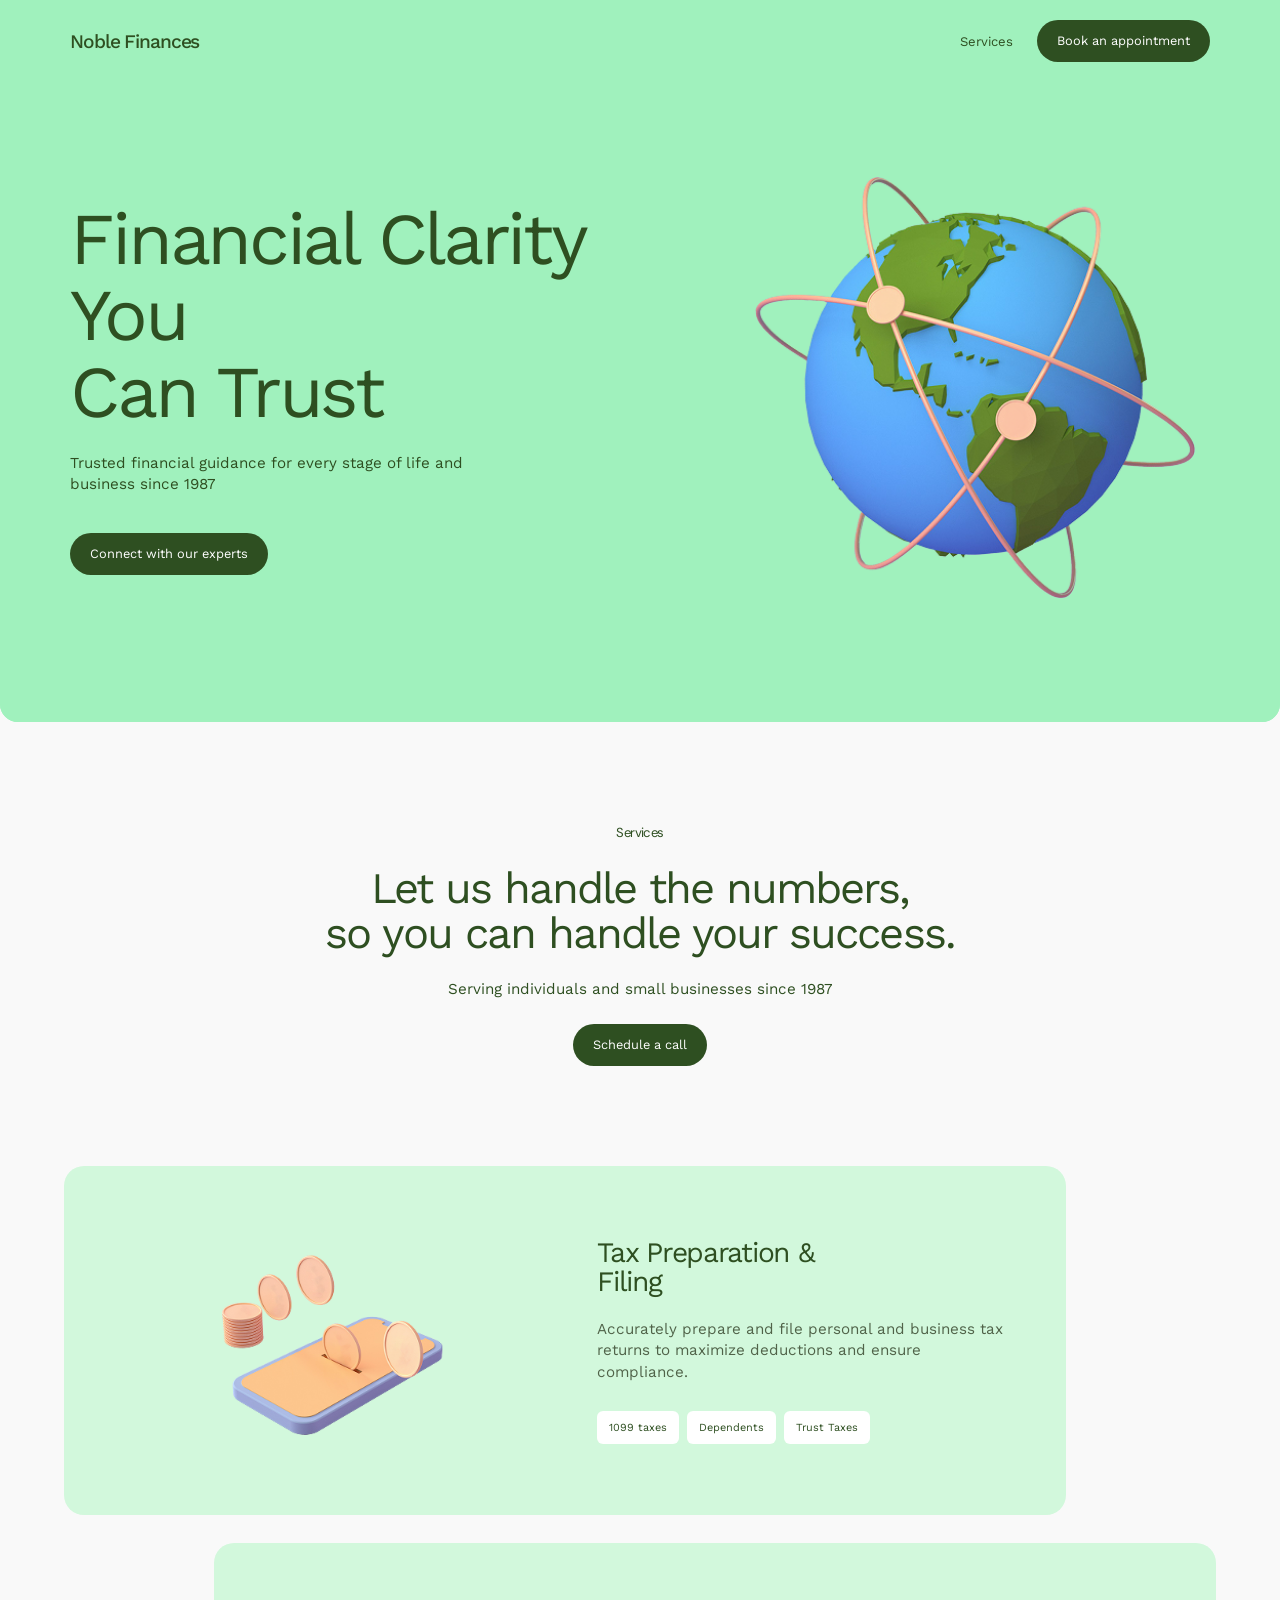
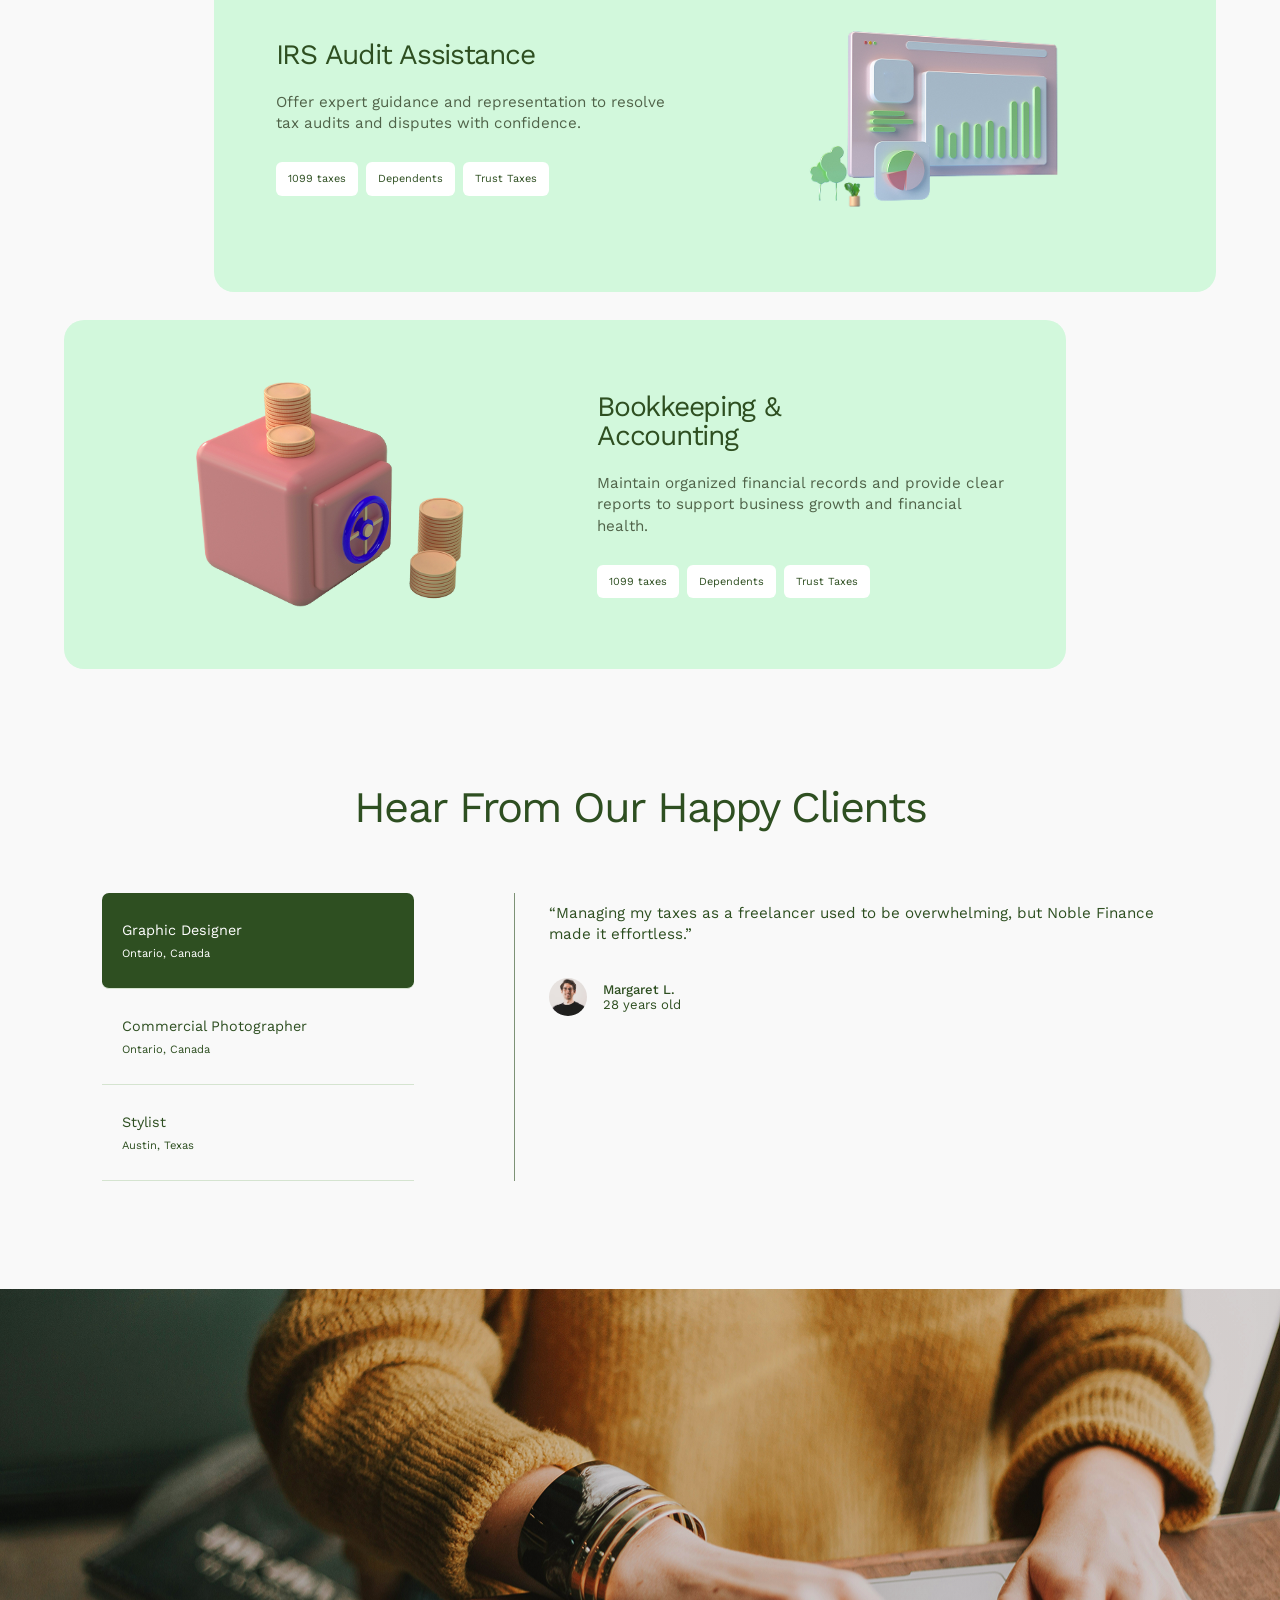
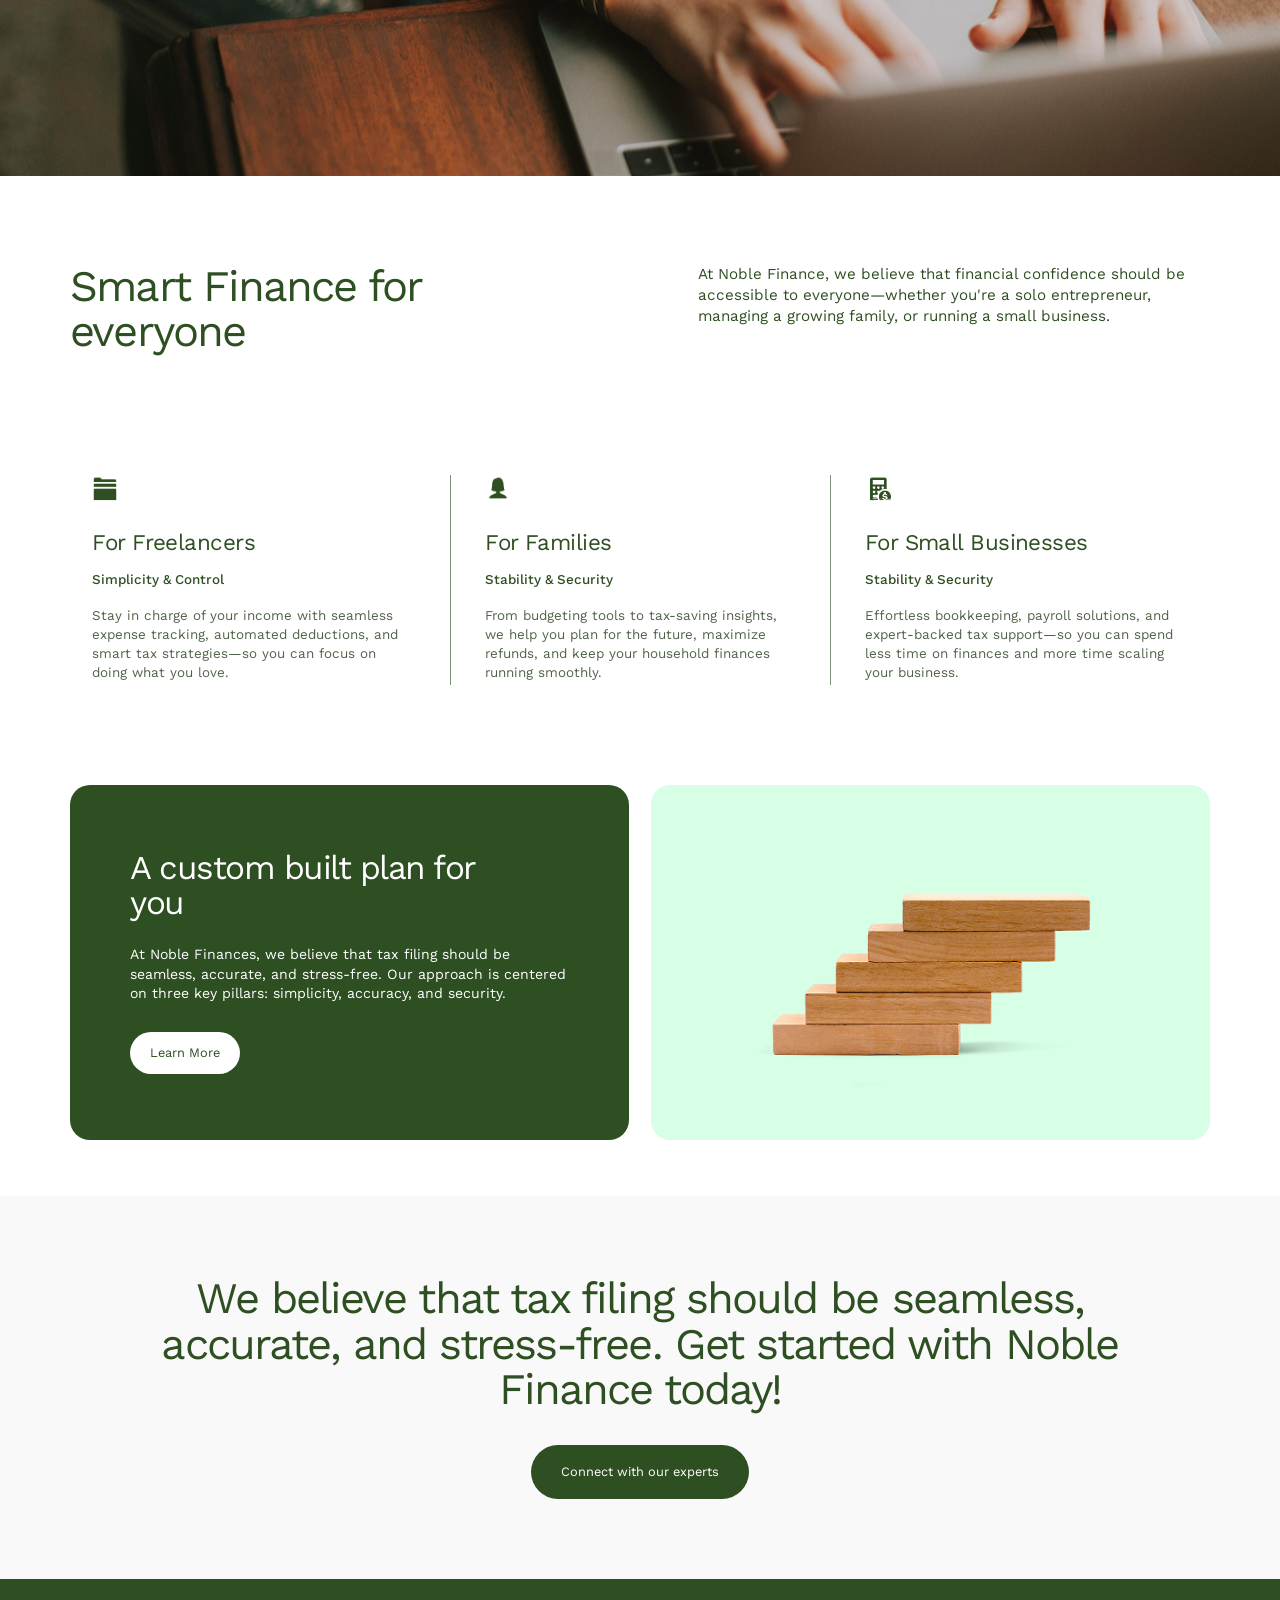
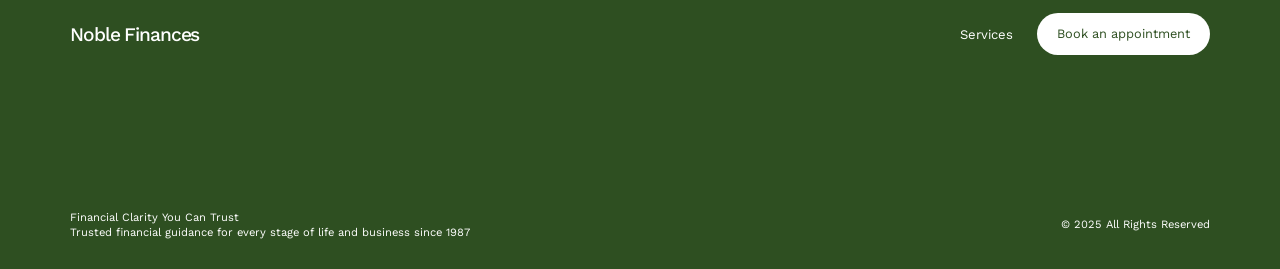
<file: index.html>
<!DOCTYPE html>
<html lang="en">

<head>
    <meta charset="UTF-8">
    <meta name="viewport" content="width=device-width, initial-scale=1.0">
    <meta name="description" content="Trusted financial guidance for every stage of life and business. Get clear, personal support from Noble Finances.">
    <title>Noble Finances | Financial clarity you can trust</title>
    <link rel="stylesheet" href="HomePage.css">
</head>

<body>
    <div class="top">
        <header>
            <a href="#home" class="logo">Noble Finances</a>
            <div class="menu">
                <a href="#services" class="link">Services</a>
                <a href="#contact" class="btn small">Book an appointment</a>
            </div>
        </header>

        <main>
            <section id="home" class="section1">
                <div class="content">
                    <div class="text">
                        <h1>Financial Clarity You<br class="br"> Can Trust</h1>
                        <p>Trusted financial guidance for every stage of life and business since 1987</p>
                        <a href="#contact" class="btn">Connect with our experts</a>
                    </div>
                    <div class="image">
                        <img src="planet.png" alt="Illustration of the Earth with orbital paths">
                    </div>
                </div>
            </section>
        </main>
    </div>

    <section id="services" class="section2">
        <h2>Services</h2>
        <p class="title">Let us handle the numbers,<br class="br"> so you can handle your success.</p>
        <p class="sub">Serving individuals and small businesses since 1987</p>
        <a href="#contact" class="btn">Schedule a call</a>
    </section>

    <div class="list">
        <section class="box left">
            <div class="inner">
                <div class="pic">
                    <img src="moneyPhone.png" alt="Phone and coins representing tax preparation">
                </div>
                <div class="info">
                    <h3>Tax Preparation &<br> Filing</h3>
                    <p>Accurately prepare and file personal and business tax returns to maximize deductions and ensure compliance.</p>
                    <div class="tags">
                        <p>1099 taxes</p>
                        <p>Dependents</p>
                        <p>Trust Taxes</p>
                    </div>
                </div>
            </div>
        </section>

        <section class="box right">
            <div class="inner">
                <div class="pic">
                    <img src="Graph.png" alt="Chart illustration representing audit assistance">
                </div>
                <div class="info">
                    <h3>IRS Audit Assistance</h3>
                    <p>Offer expert guidance and representation to resolve tax audits and disputes with confidence.</p>
                    <div class="tags">
                        <p>1099 taxes</p>
                        <p>Dependents</p>
                        <p>Trust Taxes</p>
                    </div>
                </div>
            </div>
        </section>

        <section class="box left">
            <div class="inner">
                <div class="pic">
                    <img src="Safe.png" alt="Illustration of a savings vault and coins">
                </div>
                <div class="info">
                    <h3>Bookkeeping &<br> Accounting</h3>
                    <p>Maintain organized financial records and provide clear reports to support business growth and financial health.</p>
                    <div class="tags">
                        <p>1099 taxes</p>
                        <p>Dependents</p>
                        <p>Trust Taxes</p>
                    </div>
                </div>
            </div>
        </section>
    </div>

    <section class="section6">
        <div class="heading">
            <h2 id="testimonial-heading">Hear From Our Happy Clients</h2>
        </div>
        <div class="clients">
            <div class="tabs">
                <div class="tab" onclick="profileInfo(1)" id="profilebutton1">
                    <span class="job">Graphic Designer</span>
                    <small>Ontario, Canada</small>
                </div>
                <div class="tab" onclick="profileInfo(2)" id="profilebutton2">
                    <span class="job">Commercial Photographer</span>
                    <small>Ontario, Canada</small>
                </div>
                <div class="tab" onclick="profileInfo(3)" id="profilebutton3">
                    <span class="job">Stylist</span>
                    <small>Austin, Texas</small>
                </div>
            </div>
            <div class="review">
                <p id="profileInfo">“Managing my taxes as a freelancer used to be overwhelming, but Noble Finance made it effortless.”</p>
                <div class="author">
                    <img id="avatar" class="avatar" src="ProfilePictures/Image1.png" alt="Client profile picture">
                    <span><strong id="jmeno">Margaret L.</strong><br><span id="vek">28 years old</span></span>
                </div>
            </div>
        </div>
    </section>

    <div class="banner"></div>

    <section class="section8">
        <div class="intro">
            <h2>Smart Finance for<br> everyone</h2>
            <p>At Noble Finance, we believe that financial confidence should be accessible to everyone—whether you're a solo entrepreneur, managing a growing family, or running a small business.</p>
        </div>

        <div class="cards">
            <div class="card">
                <svg fill="none" height="30" viewBox="0 0 30 30" width="30" xmlns="http://www.w3.org/2000/svg" xmlns:xlink="http://www.w3.org/1999/xlink">
                    <rect fill="url(#pattern0_6_2238)" height="30" width="30" />
                    <defs>
                        <pattern height="1" id="pattern0_6_2238" patternContentUnits="objectBoundingBox" width="1">
                            <use transform="scale(0.00833333)" xlink:href="#image0_6_2238" />
                        </pattern>
                        <image height="120" id="image0_6_2238" preserveAspectRatio="none" width="120" xlink:href="[data-uri]" />
                    </defs>
                </svg>
                <h3>For Freelancers</h3>
                <h4>Simplicity & Control</h4>
                <p>Stay in charge of your income with seamless expense tracking, automated deductions, and smart tax strategies—so you can focus on doing what you love.</p>
            </div>

            <div class="card">
                <svg fill="none" height="30" viewBox="0 0 30 30" width="30" xmlns="http://www.w3.org/2000/svg" xmlns:xlink="http://www.w3.org/1999/xlink">
                    <rect fill="url(#pattern0_6_2243)" height="30" width="30" />
                    <defs>
                        <pattern height="1" id="pattern0_6_2243" patternContentUnits="objectBoundingBox" width="1">
                            <use transform="scale(0.00833333)" xlink:href="#image0_6_2243" />
                        </pattern>
                        <image height="120" id="image0_6_2243" preserveAspectRatio="none" width="120" xlink:href="[data-uri]" />
                    </defs>
                </svg>
                <h3>For Families</h3>
                <h4>Stability & Security</h4>
                <p>From budgeting tools to tax-saving insights, we help you plan for the future, maximize refunds, and keep your household finances running smoothly.</p>
            </div>

            <div class="card">
                <svg fill="none" height="30" viewBox="0 0 30 30" width="30" xmlns="http://www.w3.org/2000/svg" xmlns:xlink="http://www.w3.org/1999/xlink">
                    <rect fill="url(#pattern0_6_2248)" height="30" width="30" />
                    <defs>
                        <pattern height="1" id="pattern0_6_2248" patternContentUnits="objectBoundingBox" width="1">
                            <use transform="scale(0.0111111)" xlink:href="#image0_6_2248" />
                        </pattern>
                        <image height="90" id="image0_6_2248" preserveAspectRatio="none" width="90" xlink:href="[data-uri]" />
                    </defs>
                </svg>
                <h3>For Small Businesses</h3>
                <h4>Stability & Security</h4>
                <p>Effortless bookkeeping, payroll solutions, and expert-backed tax support—so you can spend less time on finances and more time scaling your business.</p>
            </div>
        </div>

        <div class="plan">
            <div class="copy">
                <h3>A custom built plan for you</h3>
                <p>At Noble Finances, we believe that tax filing should be seamless, accurate, and stress-free. Our approach is centered on three key pillars: simplicity, accuracy, and security.</p>
                <a class="btn light" href="#contact">Learn More</a>
            </div>
            <img alt="" class="stairs" src="WoodStairs.png">
        </div>
    </section>

    <section id="contact" class="section9">
        <h2>We believe that tax filing should be seamless, accurate, and stress-free. Get started with Noble Finance today!</h2>
        <a class="btn" href="mailto:hello@noblefinances.com">Connect with our experts</a>
    </section>

    <footer>
        <div class="row">
            <a class="logo" href="#home">Noble Finances</a>
            <div class="menu">
                <a href="#services" class="link">Services</a>
                <a class="btn light" href="#contact">Book an appointment</a>
            </div>
        </div>
        <div class="bottom">
            <p>Financial Clarity You Can Trust<br>Trusted financial guidance for every stage of life and business since 1987</p>
            <p>© 2025 All Rights Reserved</p>
        </div>
    </footer>

    <script src="HomePage.js"></script>
</body>

</html>
</file>
<file: HomePage.css>
@import url('https://fonts.googleapis.com/css2?family=Work+Sans:ital,wght@0,100..900;1,100..900&display=swap');
@import url('https://fonts.googleapis.com/css2?family=DM+Sans:ital,opsz,wght@0,9..40,100..1000;1,9..40,100..1000&display=swap');

* {
    margin: 0;
    padding: 0;
    box-sizing: border-box;
    font-family: 'Work Sans', sans-serif;
}

:root {
    --backgroundColor1: #A0F1BD;
    --backgroundColor2: #F9F9F9;
    --backgroundColor3: #2E4F21;
    --backgroundColor4: #FFFFFF;
    --backgroundColor5: #F4F7F5;
    --backgroundColor6: #D2F8DC;
    --accent1: #D2F8DC;
    --accent2: #D7D7D7;
    --paragraph: #2E4F21;
    --onAccent1: #FFFFFF;
    --onAccent2: #506349;
    --onAccent3: #7D9276;
    --onAccent4: #D5E4D0;
    --divider1: #2E4F21;
    --divider2: #C7C7C7;
    --green: #2E4F21;
    --white: #FFFFFF;
}

html {
    scroll-behavior: smooth;
}

body {
    background-color: var(--backgroundColor2);
    color: var(--paragraph);
    font-weight: 400;
}

img {
    display: block;
    max-width: 100%;
}

a {
    color: inherit;
    text-decoration: none;
}

h1, h2, h3 {
    font-weight: 400;
    letter-spacing: -0.045em;
    line-height: 1.05;
}

h1 { font-size: clamp(3rem, 5.7vw, 5.4rem); }
h2 { font-size: clamp(2rem, 3.4vw, 3.6rem); }
h3 { font-size: clamp(1.4rem, 2.2vw, 2rem); }

p {
    font-size: 0.95rem;
    line-height: 1.4;
}

.top {
    background-color: var(--backgroundColor1);
    border-radius: 0 0 18px 18px;
}

header {
    background-color: var(--backgroundColor1);
    min-height: 82px;
    padding: 18px max(5.5vw, 28px);
    display: flex;
    align-items: center;
    justify-content: space-between;
}

.logo {
    font-size: 1.2rem;
    font-weight: 500;
    letter-spacing: -0.06em;
    white-space: nowrap;
}

.menu {
    display: flex;
    align-items: center;
    gap: 24px;
}

.link {
    text-decoration: none;
    color: var(--paragraph);
    font-size: 0.82rem;
}

.btn {
    background-color: var(--paragraph);
    color: var(--onAccent1);
    border-radius: 51.57px;
    display: inline-flex;
    align-items: center;
    justify-content: center;
    font-size: 0.8rem;
    line-height: 1.1;
    min-height: 42px;
    padding: 0 20px;
    text-align: center;
    text-decoration: none;
    transition: transform 160ms ease, background-color 160ms ease;
}

.btn:hover {
    transform: translateY(-2px);
    background-color: #203B17;
}

.light {
    background-color: var(--backgroundColor4);
    color: var(--paragraph);
}

.light:hover {
    background-color: var(--backgroundColor5);
}

.section1 {
    background-color: var(--backgroundColor1);
    border-radius: 0 0 18px 18px;
    padding: 44px max(5.5vw, 28px) 72px;
    min-height: min(640px, calc(100vh - 82px));
    display: flex;
    align-items: center;

    .content {
        display: grid;
        grid-template-columns: minmax(0, 1.15fr) minmax(300px, 0.85fr);
        gap: 36px;
        align-items: center;
        width: 100%;
    }

    .text {
        max-width: 740px;

        h1 {
            max-width: 750px;
            color: var(--paragraph);
        }

        p {
            margin-top: 22px;
            max-width: 440px;
        }

        .btn {
            margin-top: 38px;
        }
    }

    .image {
        display: flex;
        align-items: center;
        justify-content: center;

        img {
            aspect-ratio: 1;
            object-fit: contain;
            width: min(100%, 440px);
        }
    }
}

.section2 {
    display: flex;
    flex-direction: column;
    align-items: center;
    text-align: center;
    width: 100%;
    padding: 104px max(5vw, 24px) 0;
    background-color: var(--backgroundColor2);

    h2 {
        font-family: 'DM Sans', sans-serif;
        font-size: 0.82rem;
        margin-bottom: 26px;
        color: var(--paragraph);
    }

    .title {
        color: var(--paragraph);
        font-size: clamp(2rem, 3.4vw, 3.6rem);
        letter-spacing: -0.045em;
        line-height: 1.05;
        max-width: 880px;
        text-align: center;
    }

    .sub {
        font-size: 0.95rem;
        color: var(--paragraph);
        margin-top: 22px;
        margin-bottom: 24px;
    }
}

.list {
    display: flex;
    flex-direction: column;
    gap: 28px;
    margin: 100px auto 0;
    padding: 0 max(5vw, 24px) 78px;
    max-width: calc(1200px + 10vw);
    background-color: var(--backgroundColor2);
}

.box {
    width: 87%;
}

.left {
    align-self: flex-start;
}

.right {
    align-self: flex-end;
}

.inner {
    display: grid;
    grid-template-columns: minmax(0, 1fr) minmax(0, 1fr);
    align-items: center;
    gap: clamp(24px, 5vw, 76px);
    background-color: var(--accent1);
    border-radius: 20px;
    min-height: 300px;
    padding: clamp(28px, 5vw, 62px);
    width: 100%;

    .pic img {
        max-height: 225px;
        object-fit: contain;
        width: 100%;
    }

    .info {
        h3 {
            margin-bottom: 22px;
            color: var(--paragraph);
        }

        > p {
            color: var(--onAccent2);
            max-width: 410px;
        }
    }

    .tags {
        display: flex;
        flex-wrap: wrap;
        gap: 8px;
        margin-top: 28px;

        p {
            color: var(--paragraph);
            background-color: var(--backgroundColor4);
            border-radius: 6px;
            font-size: 0.68rem;
            padding: 9px 12px;
            white-space: nowrap;
        }
    }
}

.right .pic {
    order: 2;
}

.section6 {
    padding: 38px max(8vw, 28px) 108px;
    background-color: var(--backgroundColor2);

    .heading {
        margin-bottom: 62px;
        text-align: center;
        color: var(--paragraph);
    }

    .clients {
        display: grid;
        grid-template-columns: minmax(190px, 0.8fr) minmax(0, 1.7fr);
        gap: clamp(36px, 8vw, 100px);
        margin: 0 auto;
        max-width: 1080px;

        .tabs {
            display: flex;
            flex-direction: column;

            .tab {
                border-bottom: 1px solid var(--onAccent4);
                cursor: pointer;
                display: flex;
                flex-direction: column;
                justify-content: center;
                gap: 9px;
                min-height: 96px;
                padding: 20px;

                .job {
                    font-size: 0.9rem;
                }

                small {
                    font-size: 0.7rem;
                }
            }
        }

        .review {
            border-left: 1px solid var(--onAccent3);
            padding: 10px 0 10px 34px;

            #profileInfo {
                font-size: 0.95rem;
                color: var(--paragraph);
            }

            .author {
                display: flex;
                align-items: center;
                gap: 16px;
                margin-top: 32px;
                font-size: 0.82rem;

                strong {
                    font-weight: 500;
                }

                .avatar {
                    background-color: #83705C;
                    border-radius: 50%;
                    height: 38px;
                    width: 38px;
                    object-fit: cover;
                }
            }
        }
    }
}

#profilebutton1 {
    background-color: var(--backgroundColor3);
    border-radius: 7px;
    color: var(--onAccent1);
}

.banner {
    background-color: #8C6A40;
    background-image:
        linear-gradient(90deg, rgb(24 39 30 / 15%), rgb(116 76 31 / 12%)),
        url('Image break section.png');
    background-position: center 52%;
    background-size: cover;
    min-height: clamp(270px, 38vw, 510px);
}

.section8 {
    background-color: var(--backgroundColor4);
    padding: 88px max(5.5vw, 28px) 56px;

    .intro {
        display: grid;
        grid-template-columns: 1fr 1fr;
        align-items: start;
        gap: 9vw;
        margin: 0 auto 120px;
        max-width: 1320px;

        h2 {
            max-width: 510px;
        }

        p {
            max-width: 590px;
        }
    }

    .cards {
        display: grid;
        grid-template-columns: repeat(3, minmax(0, 1fr));
        margin: 0 auto 100px;
        max-width: 1320px;

        .card {
            border-left: 1px solid var(--onAccent3);
            min-height: 210px;
            padding: 0 34px;

            svg {
                height: 26px;
                width: 26px;
                margin-bottom: 26px;
            }

            h3 {
                font-size: 1.4rem;
                letter-spacing: -0.025em;
                margin-bottom: 18px;
            }

            h4 {
                font-size: 0.84rem;
                font-weight: 500;
                margin-bottom: 20px;
            }

            p {
                color: var(--onAccent2);
                font-size: 0.84rem;
                max-width: 350px;
            }
        }

        .card:first-child {
            border-left: 0;
            padding-left: 22px;
        }
    }

    .plan {
        display: grid;
        grid-template-columns: 1fr 1fr;
        gap: 22px;
        margin: 0 auto;
        max-width: 1320px;

        .copy,
        .stairs {
            border-radius: 20px;
            min-height: 290px;
        }

        .copy {
            background-color: var(--backgroundColor3);
            color: var(--onAccent1);
            display: flex;
            flex-direction: column;
            align-items: flex-start;
            justify-content: center;
            padding: clamp(28px, 5vw, 60px);

            h3 {
                font-size: clamp(1.6rem, 2.6vw, 2.4rem);
                max-width: 370px;
            }

            p {
                font-size: 0.88rem;
                margin-top: 24px;
                max-width: 480px;
            }

            .btn {
                margin-top: 28px;
            }
        }

        .stairs {
            background-color: var(--backgroundColor6);
            width: 100%;
            object-fit: cover;
        }
    }
}

.section9 {
    background-color: var(--backgroundColor2);
    display: flex;
    flex-direction: column;
    align-items: center;
    justify-content: center;
    gap: 32px;
    min-height: 370px;
    padding: 80px max(7vw, 28px);
    text-align: center;

    h2 {
        max-width: 1020px;
    }

    .btn {
        min-height: 54px;
        padding: 0 30px;
    }
}

footer {
    background-color: var(--backgroundColor3);
    color: var(--onAccent1);
    display: flex;
    flex-direction: column;
    justify-content: space-between;
    min-height: 290px;
    padding: 34px max(5.5vw, 28px) 28px;

    .logo,
    .link {
        color: var(--onAccent1);
    }

    .row,
    .bottom {
        display: flex;
        align-items: center;
        justify-content: space-between;
        gap: 24px;
    }

    .bottom p {
        font-size: 0.7rem;
    }
}

@media (max-width: 900px) {
    header {
        min-height: 70px;
        padding-left: 30px;
        padding-right: 30px;
    }

    .section1 {
        min-height: 430px;
        padding: 34px 30px 56px;

        .content {
            grid-template-columns: 1.1fr 0.9fr;
        }

        .image img {
            width: min(100%, 350px);
        }
    }

    .section2 {
        padding: 78px 30px 0;
    }

    .list {
        gap: 22px;
        margin-top: 72px;
        padding: 0 30px 60px;
    }

    .box {
        width: 100%;
    }

    .inner {
        min-height: 250px;
        padding: 34px;

        .info h3 {
            margin-bottom: 16px;
        }

        .tags {
            gap: 6px;
            margin-top: 20px;

            p {
                font-size: 0.63rem;
                padding: 8px 9px;
            }
        }
    }

    .section6 {
        padding: 48px 9vw 78px;

        .heading {
            margin-bottom: 48px;
        }

        .clients {
            gap: 28px;
            grid-template-columns: minmax(150px, 0.85fr) minmax(0, 1.15fr);

            .tabs .tab {
                min-height: 82px;
                padding: 16px;
            }

            .review {
                padding-left: 22px;
            }
        }
    }

    .section8 {
        padding: 72px 30px 48px;

        .intro {
            gap: 32px;
            margin-bottom: 70px;
        }

        .cards {
            margin-bottom: 72px;

            .card {
                min-height: 225px;
                padding: 0 20px;

                h3 {
                    font-size: 1.2rem;
                }
            }

            .card:first-child {
                padding-left: 10px;
            }
        }

        .plan {
            gap: 18px;

            .copy,
            .stairs {
                min-height: 250px;
            }
        }
    }
}

@media (max-width: 600px) {
    h1 { font-size: clamp(2.5rem, 10vw, 3.4rem); }
    h2 { font-size: clamp(1.8rem, 7.4vw, 2.3rem); }
    h3 { font-size: 1.45rem; }
    p  { font-size: 0.88rem; }

    .top,
    .section1 {
        border-radius: 0 0 14px 14px;
    }

    header {
        min-height: 52px;
        padding: 12px 16px;
    }

    .logo {
        font-size: 0.95rem;
    }

    .menu {
        gap: 12px;
    }

    .link {
        font-size: 0.65rem;
    }

    .btn {
        font-size: 0.72rem;
        min-height: 38px;
        padding: 0 16px;
    }

    .small {
        font-size: 0.58rem;
        min-height: 28px;
        padding: 0 10px;
    }

    .br {
        display: none;
    }

    .section1 {
        min-height: 0;
        padding: 8px 20px 28px;

        .content {
            display: flex;
            flex-direction: column;
            align-items: stretch;
            gap: 4px;
        }

        .image {
            order: 0;

            img {
                width: min(78vw, 300px);
            }
        }

        .text {
            order: 1;

            h1 {
                font-size: clamp(2.35rem, 8.5vw, 3rem);
            }

            p {
                margin-top: 12px;
                max-width: 340px;
            }

            .btn {
                margin-top: 18px;
            }
        }
    }

    .section2 {
        padding: 50px 16px 0;

        h2 {
            font-size: 0.7rem;
            margin-bottom: 22px;
        }

        .title {
            font-size: clamp(1.8rem, 7.4vw, 2.3rem);
            max-width: 390px;
        }

        .sub {
            margin-top: 14px;
            margin-bottom: 18px;
            max-width: 300px;
        }
    }

    .list {
        gap: 14px;
        margin-top: 42px;
        padding: 0 16px 26px;
    }

    .inner {
        display: flex;
        flex-direction: column;
        align-items: stretch;
        border-radius: 14px;
        gap: 16px;
        min-height: 0;
        padding: 20px;

        .pic {
            order: 0;

            img {
                height: 170px;
            }
        }

        .info {
            order: 1;

            h3 {
                font-size: 1.35rem;
                margin-bottom: 12px;
            }

            > p {
                font-size: 0.82rem;
            }
        }

        .tags {
            gap: 6px;
            margin-top: 18px;

            p {
                font-size: 0.62rem;
                padding: 8px 10px;
            }
        }
    }

    .section6 {
        padding: 48px 20px 38px;

        .heading {
            margin: 0 auto 28px;
            max-width: 300px;

            h2 {
                font-size: 1.8rem;
            }
        }

        .clients {
            display: flex;
            flex-direction: column;
            gap: 18px;

            .tabs {
                display: grid;
                grid-template-columns: repeat(3, minmax(0, 1fr));
                gap: 7px;

                .tab {
                    border: 0;
                    border-radius: 7px;
                    gap: 6px;
                    min-height: 82px;
                    padding: 10px 8px;

                    .job {
                        font-size: 0.66rem;
                    }

                    small {
                        font-size: 0.57rem;
                    }
                }
            }

            .review {
                border-left: 0;
                padding: 14px 0 0;

                .author {
                    font-size: 0.72rem;
                    gap: 12px;
                    margin-top: 18px;

                    .avatar {
                        height: 34px;
                        width: 34px;
                    }
                }
            }
        }
    }

    .banner {
        background-position: center;
        min-height: 230px;
    }

    .section8 {
        padding: 42px 20px 34px;

        .intro {
            display: flex;
            flex-direction: column;
            gap: 16px;
            margin-bottom: 30px;

            h2 {
                font-size: 1.85rem;
            }

            p {
                font-size: 0.82rem;
            }
        }

        .cards {
            display: flex;
            flex-direction: column;
            margin-bottom: 42px;

            .card,
            .card:first-child {
                border-left: 0;
                border-top: 1px solid var(--onAccent3);
                min-height: 0;
                padding: 18px 0 22px;

                svg {
                    height: 22px;
                    width: 22px;
                    margin-bottom: 12px;
                }

                h3 {
                    font-size: 1.15rem;
                    margin-bottom: 12px;
                }

                h4 {
                    font-size: 0.76rem;
                    margin-bottom: 12px;
                }

                p {
                    font-size: 0.78rem;
                }
            }
        }

        .plan {
            display: flex;
            flex-direction: column;
            gap: 12px;

            .stairs {
                border-radius: 14px;
                min-height: 170px;
                order: 0;
            }

            .copy {
                border-radius: 14px;
                min-height: 250px;
                order: 1;
                padding: 28px;

                h3 {
                    font-size: 1.65rem;
                }

                p {
                    font-size: 0.8rem;
                    margin-top: 16px;
                }

                .btn {
                    margin-top: 20px;
                }
            }
        }
    }

    .section9 {
        gap: 22px;
        min-height: 270px;
        padding: 46px 22px;

        h2 {
            font-size: 1.75rem;
        }

        .btn {
            min-height: 46px;
            padding: 0 21px;
        }
    }

    footer {
        min-height: 210px;
        padding: 22px 18px 20px;

        .row {
            align-items: flex-start;
        }

        .menu {
            gap: 12px;

            .link {
                font-size: 0.62rem;
            }

            .btn {
                font-size: 0.58rem;
                min-height: 30px;
                padding: 0 10px;
            }
        }

        .bottom {
            align-items: flex-end;
            gap: 14px;

            p {
                font-size: 0.57rem;
                max-width: 58%;
            }

            p:last-child {
                text-align: right;
            }
        }
    }
}
</file>
